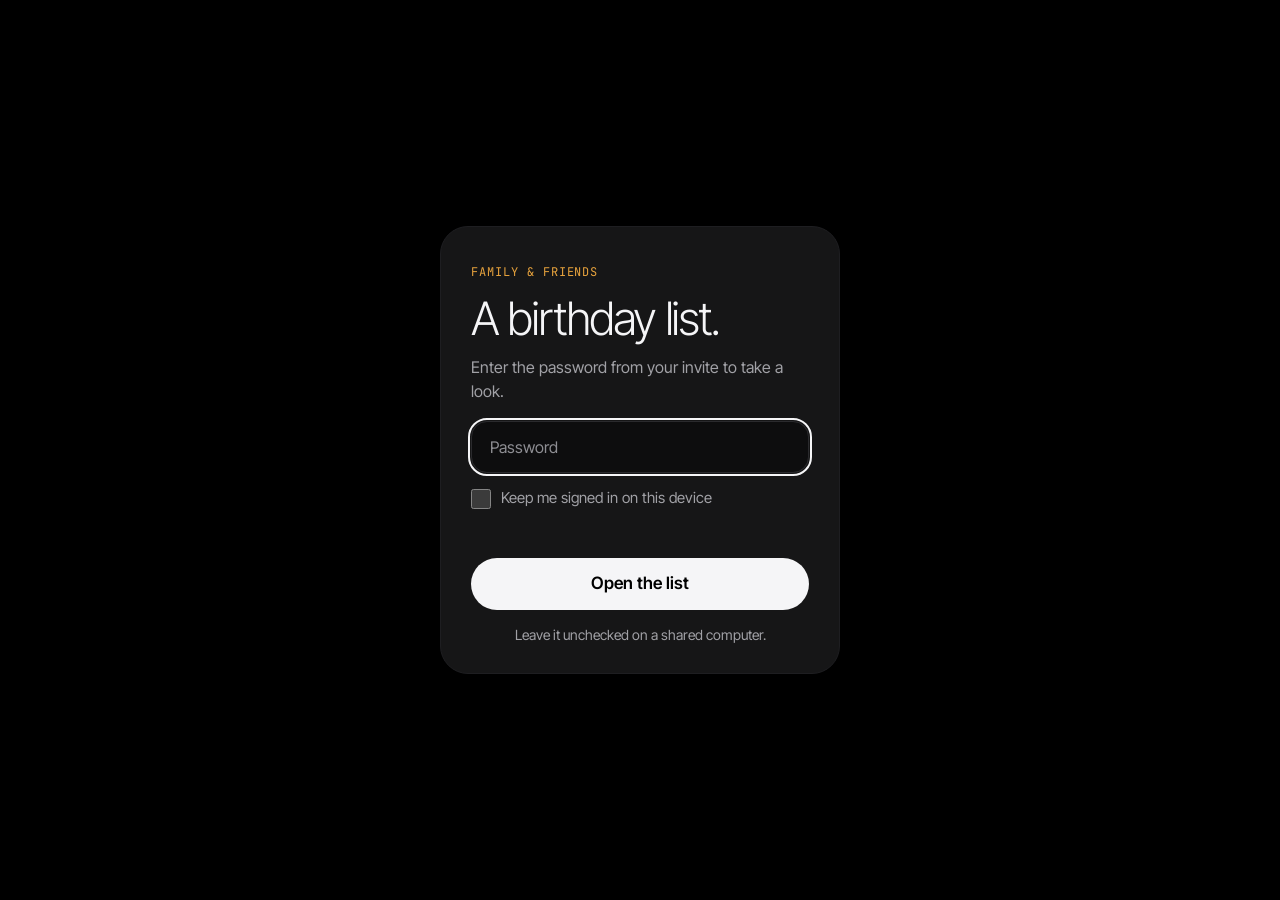
<file: site/index.html>
<!doctype html>
<html lang="en">
<head>
<meta charset="utf-8">
<meta name="viewport" content="width=device-width, initial-scale=1, viewport-fit=cover">
<title>Jacob's Birthday Wishlist</title>
<meta name="description" content="Gift ideas for Jacob's birthday on December 30.">
<meta name="robots" content="noindex,nofollow">
<meta name="color-scheme" content="dark">
<meta name="theme-color" content="#000000">
<meta property="og:type" content="website">
<meta property="og:title" content="Jacob's Birthday Wishlist">
<meta property="og:description" content="Gift ideas for Jacob's birthday on December 30.">
<meta name="twitter:card" content="summary">
<link rel="icon" href="data:image/svg+xml,%3Csvg xmlns='http://www.w3.org/2000/svg' viewBox='0 0 100 100'%3E%3Ctext y='.9em' font-size='90'%3E%F0%9F%8E%81%3C/text%3E%3C/svg%3E">
<link rel="preconnect" href="https://fonts.googleapis.com">
<link rel="preconnect" href="https://fonts.gstatic.com" crossorigin>
<link href="https://fonts.googleapis.com/css2?family=Inter+Tight:wght@300;400;500;600&family=JetBrains+Mono:wght@400;500&display=swap" rel="stylesheet">
<link rel="stylesheet" href="styles.css">
</head>
<body>

<noscript><p style="padding:24px;font-family:system-ui;color:#fff">This page needs JavaScript turned on.</p></noscript>

<!-- Password screen -->
<div id="gate" class="gate" hidden>
  <form id="gateForm" class="gate-card" autocomplete="off">
    <p class="mono amber">Family &amp; friends</p>
    <h1 class="gate-title">A birthday list.</h1>
    <p class="gate-sub">Enter the password from your invite to take a look.</p>
    <label class="sr-only" for="gatePw">Password</label>
    <input id="gatePw" type="password" placeholder="Password" autocapitalize="none" autocorrect="off" spellcheck="false" enterkeyhint="go">
    <label class="keep"><input type="checkbox" id="gateKeep"><span>Keep me signed in on this device</span></label>
    <p id="gateErr" class="gate-err" role="alert"></p>
    <button class="btn primary full" type="submit">Open the list</button>
    <p class="mini center">Leave it unchecked on a shared computer.</p>
  </form>
</div>

<!-- The site -->
<div id="app" hidden>
  <div id="preview" class="preview" hidden>Preview mode: claims only save on this device until Firebase is set up.</div>

  <header class="bar" id="bar">
    <div class="bar-in">
      <span class="brand" id="brand"></span>
      <nav class="filters" id="chips" aria-label="Filter items"></nav>
      <span class="count-pill mono" id="countdown"></span>
    </div>
  </header>

  <div class="strip" id="strip"></div>
  <div class="mine" id="mine" hidden></div>

  <main id="list" aria-live="polite"></main>

  <section class="note" id="note">
    <h2 id="noteTitle"></h2>
    <p id="noteText"></p>
    <dl class="facts" id="facts" hidden></dl>
  </section>

  <section class="about" id="about" hidden></section>

  <footer class="foot mono" id="foot"></footer>

  <!-- Details drawer: slides in from the right -->
  <div class="drawer" id="drawer" aria-hidden="true">
    <div class="scrim" id="scrim"></div>
    <aside class="dpanel" role="dialog" aria-modal="true" aria-labelledby="dTitle">
      <div class="dtop">
        <span class="mono amber" id="dEyebrow"></span>
        <button class="close" id="dClose" type="button" aria-label="Close details">
          <svg width="16" height="16" viewBox="0 0 16 16" aria-hidden="true"><path d="M3 3l10 10M13 3L3 13" stroke="currentColor" stroke-width="1.5" stroke-linecap="round" fill="none"/></svg>
        </button>
      </div>
      <div class="dscroll" id="dScroll"><div id="dBody"></div></div>
      <div class="dfoot" id="dFoot"></div>
    </aside>
  </div>

  <!-- Name prompt, asked once at the first claim -->
  <dialog id="nameDialog" class="dialog">
    <form method="dialog">
      <h3>Who's this from?</h3>
      <p class="mini">So the rest of the family can see who's getting what. Please use the same name every time, so your claims stay together. We'll remember it on this device.</p>
      <label class="sr-only" for="nameInput">Your name</label>
      <input id="nameInput" type="text" maxlength="40" placeholder="Your name" required autocomplete="given-name" enterkeyhint="done">
      <div class="dialog-actions">
        <button class="btn ghost small" value="cancel" formnovalidate>Cancel</button>
        <button class="btn primary small" value="ok">Continue</button>
      </div>
    </form>
  </dialog>

  <!-- How claiming works -->
  <dialog id="howDialog" class="dialog">
    <form method="dialog">
      <h3>How claiming works</h3>
      <p class="mini">Tap an item to see the details. Choose “I'll get this one” so nobody else buys it too. Bigger items can be split, so you can chip in any amount. Your name is asked once and remembered on this device. Other guests will see it next to what you claim, but Jacob won't: his view of this page never loads claims. Please always use the same name, so your claims stay together.</p>
      <div class="dialog-actions">
        <button class="btn primary small" value="ok">Got it</button>
      </div>
    </form>
  </dialog>

  <dialog id="mineDialog" class="dialog">
    <form method="dialog">
      <h3>Your claims</h3>
      <p class="mini" id="mineWho"></p>
      <ul class="mrows" id="mineRows"></ul>
      <div class="dialog-actions"><button class="btn primary small" value="ok">Done</button></div>
    </form>
  </dialog>

  <div class="toast" id="toast" role="status" aria-live="polite"></div>
</div>

<script src="config.js"></script>
<script src="items.js"></script>
<script src="app.js"></script>
</body>
</html>
</file>
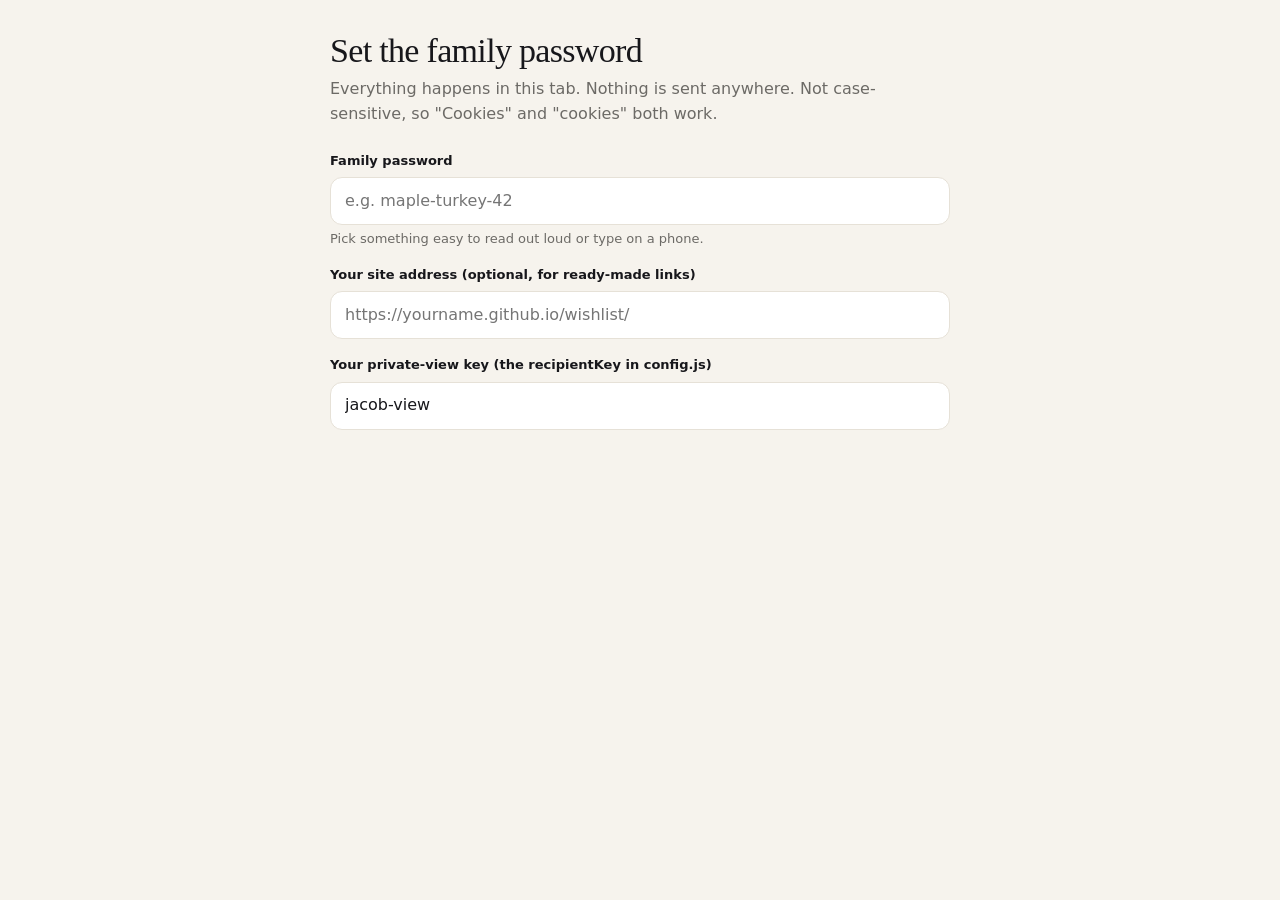
<file: tools/set-password.html>
<!doctype html>
<html lang="en">
<head>
<meta charset="utf-8">
<meta name="viewport" content="width=device-width, initial-scale=1">
<meta name="robots" content="noindex">
<title>Set the family password</title>
<style>
  :root{--bg:#f6f3ed;--surface:#fff;--ink:#17171b;--muted:#6c6a66;--line:#e6e1d7;--accent:#e4572e}
  @media(prefers-color-scheme:dark){:root{--bg:#101013;--surface:#18181d;--ink:#f3f0ea;--muted:#9d9aa3;--line:#2a2a31;--accent:#ff7a52}}
  *{box-sizing:border-box}
  body{margin:0;font:16px/1.55 system-ui,-apple-system,"Segoe UI",sans-serif;background:var(--bg);color:var(--ink);padding:32px 18px}
  main{max-width:620px;margin:0 auto}
  h1{font:500 34px/1.1 Georgia,serif;letter-spacing:-.02em;margin:0 0 8px}
  p.lead{color:var(--muted);margin:0 0 24px}
  label{display:block;font-size:13px;font-weight:600;margin:16px 0 6px}
  input{width:100%;min-height:48px;padding:0 14px;font:inherit;color:var(--ink);background:var(--surface);border:1px solid var(--line);border-radius:12px}
  small{display:block;color:var(--muted);margin-top:4px;font-size:13px}
  .out{margin-top:26px;display:none}
  .box{background:var(--surface);border:1px solid var(--line);border-radius:14px;padding:14px 16px;margin:8px 0 18px}
  .box code{display:block;word-break:break-all;font:13.5px/1.5 ui-monospace,Menlo,Consolas,monospace}
  h2{font-size:13px;letter-spacing:.1em;text-transform:uppercase;color:var(--muted);margin:0}
  button{margin-top:10px;min-height:38px;padding:0 14px;border-radius:10px;border:1px solid var(--line);background:transparent;color:var(--ink);font:inherit;font-weight:600;cursor:pointer}
</style>
</head>
<body>
<main>
  <h1>Set the family password</h1>
  <p class="lead">Everything happens in this tab. Nothing is sent anywhere. Not case-sensitive, so "Cookies" and "cookies" both work.</p>

  <label for="pw">Family password</label>
  <input id="pw" type="text" autocomplete="off" autocapitalize="none" spellcheck="false" placeholder="e.g. maple-turkey-42">
  <small>Pick something easy to read out loud or type on a phone.</small>

  <label for="url">Your site address (optional, for ready-made links)</label>
  <input id="url" type="url" placeholder="https://yourname.github.io/wishlist/">

  <label for="key">Your private-view key (the recipientKey in config.js)</label>
  <input id="key" type="text" value="jacob-view" autocomplete="off" autocapitalize="none" spellcheck="false">

  <div class="out" id="out">
    <h2>1. Paste this line into site/config.js (replace the passwordHash line)</h2>
    <div class="box"><code id="line"></code><button type="button" data-copy="line">Copy</button></div>

    <div id="links">
      <h2>2. Send this invite link to family and friends</h2>
      <div class="box"><code id="invite"></code><button type="button" data-copy="invite">Copy</button></div>
      <small>It has the password built in, so one tap opens the list. They can also just type the password.</small>

      <h2 style="margin-top:22px">3. Open this one yourself, once per device</h2>
      <div class="box"><code id="mine"></code><button type="button" data-copy="mine">Copy</button></div>
      <small>It switches on the view where claims are hidden from you. To switch it off on a device, open your site address with <b>?as=guest</b> on the end.</small>
    </div>
  </div>
</main>
<script>
const $ = id => document.getElementById(id);
async function sha256(t){const b=await crypto.subtle.digest("SHA-256",new TextEncoder().encode(t));return[...new Uint8Array(b)].map(x=>x.toString(16).padStart(2,"0")).join("")}
async function update(){
  const pw=$("pw").value.trim();
  $("out").style.display = pw ? "block" : "none";
  if(!pw) return;
  const h = await sha256("wishlist-v1:"+pw.toLowerCase());
  $("line").textContent = `passwordHash: "${h}",`;
  let url=$("url").value.trim();
  $("links").style.display = url ? "block" : "none";
  if(url){
    if(!url.endsWith("/")) url+="/";
    const key=encodeURIComponent($("key").value.trim()||"jacob-view");
    $("invite").textContent = `${url}#key=${encodeURIComponent(pw)}`;
    $("mine").textContent = `${url}?as=${key}#key=${encodeURIComponent(pw)}`;
  }
}
["pw","url","key"].forEach(id=>$(id).addEventListener("input",update));
document.addEventListener("click",e=>{
  const b=e.target.closest("[data-copy]"); if(!b) return;
  navigator.clipboard.writeText($(b.dataset.copy).textContent).then(()=>{const o=b.textContent;b.textContent="Copied";setTimeout(()=>b.textContent=o,1200)});
});
update();
</script>
</body>
</html>
</file>
<file: site/styles.css>
/* Jacob's wishlist: dark showroom. Two blacks, light headlines, mono labels, one amber accent. */
:root{
  --bg:#000; --surface:#161617; --surface2:#0D0D0E;
  --ink:#F5F5F7; --muted:#A1A1A6; --faint:#8E8E93;
  --line:#2A2A2D; --hair:#1E1E21;
  --amber:#E8A33D; --ok:#6FD1A0; --bad:#FF8A80; --plate:#F5F5F7;
  --sans:"Inter Tight",system-ui,-apple-system,"Segoe UI",Roboto,sans-serif;
  --mono:"JetBrains Mono",ui-monospace,Menlo,Consolas,monospace;
  --ease:cubic-bezier(.16,1,.3,1);
}
*{box-sizing:border-box;margin:0;padding:0}
[hidden]{display:none!important}
html{color-scheme:dark;-webkit-text-size-adjust:100%}
body{background:var(--bg);color:var(--ink);font-family:var(--sans);font-size:16px;line-height:1.5;-webkit-font-smoothing:antialiased;min-height:100dvh}
body.lock{overflow:hidden}
a{color:inherit}
button{font:inherit;color:inherit}
img{display:block}
.sr-only{position:absolute;width:1px;height:1px;overflow:hidden;clip:rect(0 0 0 0);white-space:nowrap}
:focus-visible{outline:2px solid var(--ink);outline-offset:3px;border-radius:6px}
.mono{font-family:var(--mono);font-size:12px;letter-spacing:.08em;text-transform:uppercase;color:var(--muted)}
.mono.amber,.amber{color:var(--amber)}
.mini{font-size:14px;line-height:1.5;color:var(--muted)}
.mini.center{text-align:center}
.mini.warn{color:var(--amber)}

/* buttons */
.btn{display:inline-flex;align-items:center;justify-content:center;gap:8px;min-height:52px;padding:0 30px;border-radius:999px;border:1px solid transparent;font:600 17px/1 var(--sans);cursor:pointer;text-decoration:none;transition:background .25s,border-color .25s,transform .15s,opacity .25s}
.btn:active{transform:scale(.98)}
.btn.primary{background:var(--ink);color:#000}
.btn.primary:hover{opacity:.88}
.btn.ghost{background:transparent;border-color:var(--ink);color:var(--ink)}
.btn.ghost:hover{background:rgba(255,255,255,.08)}
.btn.small{min-height:44px;padding:0 22px;font-size:15px}
.btn.full{width:100%}
.btn:disabled{opacity:.4;cursor:not-allowed}
.linkbtn{background:none;border:0;padding:0;text-decoration:underline;text-underline-offset:3px;cursor:pointer;font-size:inherit;color:inherit}
.more{display:inline-flex;align-items:center;min-height:44px;color:var(--ink);text-decoration:none;font-size:18px}
.more:hover{text-decoration:underline;text-underline-offset:4px}

/* password screen */
.gate{min-height:100dvh;display:grid;place-items:center;padding:24px}
.gate-card{width:100%;max-width:400px;background:var(--surface);border:1px solid var(--hair);border-radius:28px;padding:36px 30px 28px;display:flex;flex-direction:column;gap:14px}
.gate-card.shake{animation:shake .35s}
@keyframes shake{25%{transform:translateX(-7px)}75%{transform:translateX(7px)}}
.gate-title{font-weight:300;font-size:46px;line-height:1;letter-spacing:-.05em}
.gate-sub{color:var(--muted);font-size:16px;margin-bottom:4px}
.gate-err{min-height:20px;font-size:14px;color:var(--bad)}
input[type=text],input[type=password]{width:100%;min-height:52px;padding:0 18px;font:inherit;font-size:16px;color:var(--ink);background:var(--surface2);border:1px solid var(--line);border-radius:16px}
input::placeholder{color:var(--faint)}
input:focus-visible{outline:2px solid var(--ink);outline-offset:1px}

/* ribbon, glass bar, strip */
.preview{background:var(--ink);color:#000;font-size:13.5px;text-align:center;padding:8px 14px}
.bar{position:sticky;top:0;z-index:40;background:rgba(0,0,0,.6);-webkit-backdrop-filter:blur(24px) saturate(180%);backdrop-filter:blur(24px) saturate(180%);border-bottom:1px solid rgba(255,255,255,.08)}
.bar-in{max-width:1440px;margin:0 auto;min-height:56px;display:flex;align-items:center;justify-content:space-between;gap:12px;padding:0 40px}
.brand{font-size:17px;font-weight:500;letter-spacing:-.01em;white-space:nowrap}
.filters{display:flex;gap:6px}
.pill-btn{min-height:44px;padding:0 16px;border-radius:999px;border:0;background:transparent;color:var(--muted);font-size:13.5px;cursor:pointer;white-space:nowrap;transition:background .3s,color .3s}
.pill-btn:hover{color:var(--ink)}
.pill-btn[aria-pressed=true]{background:rgba(255,255,255,.14);color:var(--ink)}
.count-pill{border:1px solid rgba(255,255,255,.14);border-radius:999px;padding:8px 14px;white-space:nowrap}
.strip{background:var(--surface);text-align:center;padding:13px 20px;font-size:14px;color:var(--muted)}
.strip .linkbtn{color:var(--ink)}

/* hero */
.hero{max-width:1280px;margin:0 auto;display:grid;grid-template-columns:minmax(0,1.1fr) minmax(0,1fr);gap:24px;align-items:center;padding:56px 72px 48px}
.eyebrow{margin-bottom:20px}
.display{font-weight:300;font-size:clamp(56px,9.5vw,120px);line-height:.95;letter-spacing:-.055em}
.display.md{font-size:clamp(46px,6.5vw,80px);line-height:1;letter-spacing:-.05em}
.display.sm{font-size:clamp(34px,4vw,44px);line-height:1.05;letter-spacing:-.04em}
.lede{margin-top:26px;font-size:clamp(17px,2vw,21px);line-height:1.45;color:var(--muted);max-width:440px}
.sub{margin-top:14px;font-size:clamp(18px,2.2vw,24px);line-height:1.3;color:var(--muted)}
.actions{display:flex;align-items:center;flex-wrap:wrap;gap:6px 26px;margin-top:30px}
.actions.center{justify-content:center}
.price{font-size:28px;letter-spacing:-.02em;font-variant-numeric:tabular-nums}
.hero-art{display:grid;place-items:center;text-decoration:none}

/* product plates (light, because store photos have white backgrounds) */
.plate{background:var(--plate);border-radius:28px;display:grid;place-items:center;overflow:hidden;position:relative}
.plate img{max-width:86%;max-height:86%;object-fit:contain}
.hero-art .plate{width:min(100%,480px);aspect-ratio:1}
.ph{font-size:72px;font-weight:300;color:var(--faint);letter-spacing:-.05em}
.ph.big{font-size:110px}

/* progress + avatars */
.progress{margin-top:30px;max-width:440px;width:100%}
.module .progress,.tile .progress{margin:22px auto 0}
.bar-track{height:3px;background:var(--line);border-radius:2px;overflow:hidden}
.bar-track i{display:block;height:100%;background:var(--ink);border-radius:2px;transition:width .6s var(--ease)}
.prow{display:flex;align-items:center;justify-content:space-between;gap:16px;margin-top:10px;min-height:30px}
.avatars{display:flex;--ring:var(--surface)}
.hero .avatars{--ring:#000}
.dpanel .avatars{--ring:#1b1b1c}
.av{box-sizing:border-box;width:30px;height:30px;margin-left:-9px;border-radius:50%;border:2px solid var(--ring);display:grid;place-items:center;font-size:12px;font-weight:600;color:var(--ink)}
.av:first-child{margin-left:0}
.av.more{background:var(--surface2)!important;border-color:var(--line);color:var(--muted);font-weight:500;font-size:11px}

/* claimed indicator + ghosted state */
.claimed{display:inline-flex;align-items:center;gap:8px;margin-top:22px;padding:8px 16px 8px 12px;border:1px solid var(--line);border-radius:999px;background:var(--surface2);font-size:15px;font-weight:500;color:var(--ink)}
.is-taken .display,.is-taken .sub,.is-taken .lede,.is-taken .price{color:var(--faint)}
.is-taken .art{opacity:.6}
.is-taken .eyebrow{color:var(--muted)}

/* modules + tiles */
.modules,.tiles{margin-left:12px;margin-right:12px}
.modules{display:grid;gap:12px}
.hero + .modules,.hero + .tiles,.modules + .tiles{margin-top:12px}
#list > .tiles:first-child{margin-top:20px}
.module{background:var(--surface);text-align:center;padding:72px 24px 48px;display:flex;flex-direction:column;align-items:center}
.module-art{display:block;width:min(100%,680px);margin-top:44px;text-decoration:none}
.module-art .plate{aspect-ratio:16/9}
.tiles{display:grid;grid-template-columns:repeat(2,minmax(0,1fr));gap:12px}
.tile{background:var(--surface);text-align:center;padding:56px 24px 44px;display:flex;flex-direction:column;align-items:center}
.tile:last-child:nth-child(odd){grid-column:1/-1}
.tile .sub{font-size:clamp(17px,2vw,20px)}
.tile .actions{margin-top:22px}
.tile-art{display:block;width:min(100%,440px);margin-top:36px;text-decoration:none}
.tile-art .plate{aspect-ratio:16/10}
.tile .note-line{margin-top:12px;font-size:14px;color:var(--muted)}
.empty{text-align:center;color:var(--muted);padding:80px 24px}

/* motion */
.art{transition:transform .7s var(--ease)}
@media (hover:hover){.hov:hover .art{transform:translateY(-8px) scale(1.03)}}
.fade{animation:fadeUp .7s var(--ease) both;animation-delay:calc(var(--i,0) * 80ms)}
@keyframes fadeUp{from{opacity:0;transform:translateY(14px)}to{opacity:1;transform:none}}

/* closing note, facts, footer */
.note{text-align:center;padding:clamp(72px,12vw,130px) 24px clamp(56px,9vw,100px)}
.note h2{font-weight:300;font-size:clamp(38px,6vw,64px);line-height:1.05;letter-spacing:-.05em}
.note p{max-width:640px;margin:22px auto 0;font-size:clamp(17px,2vw,21px);line-height:1.45;color:var(--muted)}
.facts{display:flex;flex-wrap:wrap;gap:14px 44px;justify-content:center;margin-top:38px}
.facts div{display:flex;flex-direction:column;gap:4px}
.facts dd{font-size:18px}
.about{max-width:1100px;margin:0 auto;padding:0 24px 60px}
.about-grid{display:grid;grid-template-columns:repeat(auto-fill,minmax(240px,1fr));gap:12px}
.about-grid div{background:var(--surface);border-radius:20px;padding:20px 22px}
.about-grid h4{margin-bottom:6px}
.foot{display:flex;flex-wrap:wrap;justify-content:space-between;gap:12px 24px;margin:0 40px;padding:24px 0 calc(40px + env(safe-area-inset-bottom));border-top:1px solid var(--hair)}

/* details drawer */
.drawer{position:fixed;inset:0;z-index:90;visibility:hidden;pointer-events:none;transition:visibility 0s linear .55s}
.drawer.open{visibility:visible;pointer-events:auto;transition-delay:0s}
.scrim{position:absolute;inset:0;background:rgba(0,0,0,.62);opacity:0;transition:opacity .4s}
.drawer.open .scrim{opacity:1}
.dpanel{position:absolute;top:0;right:0;bottom:0;width:min(520px,100vw);display:flex;flex-direction:column;background:rgba(22,22,23,.88);-webkit-backdrop-filter:blur(30px) saturate(180%);backdrop-filter:blur(30px) saturate(180%);border-left:1px solid rgba(255,255,255,.08);box-shadow:-24px 0 60px rgba(0,0,0,.5);transform:translateX(100%);transition:transform .55s var(--ease)}
.drawer.open .dpanel{transform:none}
.dtop{display:flex;justify-content:space-between;align-items:center;gap:12px;padding:20px 24px 0}
.close{width:44px;height:44px;border-radius:50%;border:1px solid var(--line);background:transparent;display:grid;place-items:center;cursor:pointer;flex:none}
.close:hover{background:rgba(255,255,255,.08)}
.dscroll{flex:1;overflow-y:auto;overscroll-behavior:contain;padding:16px 24px 28px}
.dfoot{display:flex;gap:12px;padding:16px 24px calc(20px + env(safe-area-inset-bottom));border-top:1px solid var(--line);background:rgba(22,22,23,.92)}
.dfoot:empty{display:none}
.dfoot .btn{flex:1;min-height:52px;padding:0 14px;font-size:16px;text-align:center}

.stage{position:relative;aspect-ratio:4/3;background:var(--plate);border-radius:24px;overflow:hidden;display:grid;place-items:center}
.slides{display:flex;width:100%;height:100%;overflow-x:auto;scroll-snap-type:x mandatory;scrollbar-width:none}
.slides::-webkit-scrollbar{display:none}
.slide{flex:0 0 100%;height:100%;scroll-snap-align:center;display:grid;place-items:center;padding:14px}
.slide img{max-width:100%;max-height:100%;object-fit:contain}
.nav{position:absolute;top:50%;transform:translateY(-50%);width:40px;height:40px;border-radius:50%;border:0;background:rgba(0,0,0,.7);color:#fff;font-size:22px;cursor:pointer;display:none;place-items:center;padding-bottom:3px}
@media (hover:hover){.nav{display:grid}}
.nav:disabled{opacity:.25;cursor:default}
.nav.prev{left:10px}.nav.next{right:10px}
.count{position:absolute;right:14px;bottom:12px;background:rgba(0,0,0,.7);color:#fff;padding:3px 10px;border-radius:99px;font-variant-numeric:tabular-nums}
.thumbs{display:flex;gap:10px;margin-top:12px;flex-wrap:wrap}
.thumbs button{width:84px;height:76px;border-radius:16px;background:var(--plate);border:1px solid var(--line);padding:6px;cursor:pointer;opacity:.6;overflow:hidden;transition:opacity .25s}
.thumbs button:hover{opacity:.9}
.thumbs button.on{opacity:1;border:1.5px solid var(--ink)}
.thumbs img{width:100%;height:100%;object-fit:contain}
.dtitle{margin-top:26px;font-weight:300;font-size:clamp(30px,5vw,40px);line-height:1.05;letter-spacing:-.045em}
.dprice{display:flex;align-items:center;gap:14px;margin-top:10px;font-size:26px;letter-spacing:-.02em;font-variant-numeric:tabular-nums}
.tag{font-family:var(--mono);font-size:11px;letter-spacing:.08em;text-transform:uppercase;color:var(--amber);border:1px solid rgba(232,163,61,.4);border-radius:99px;padding:3px 10px}
.dsec{margin-top:30px}
.dsec .label{margin-bottom:8px;display:block}
.dsec p{color:var(--ink);white-space:pre-line}
.dsec h5{font-size:13px;font-weight:600;margin:14px 0 2px}
.dsec h5.ok{color:var(--ok)}.dsec h5.no{color:var(--bad)}
.rows{border-bottom:1px solid var(--line)}
.rows > *{display:flex;justify-content:space-between;align-items:center;gap:16px;padding:13px 0;border-top:1px solid var(--line);font-size:16px;text-decoration:none;color:var(--ink)}
.rows dt{color:var(--muted)}
.rows dd{text-align:right}
.rows a:hover .rname{text-decoration:underline;text-underline-offset:3px}
.lowest{margin-left:8px;font-family:var(--mono);font-size:11px;letter-spacing:.08em;color:var(--amber)}
.rprice{font-variant-numeric:tabular-nums}
.dnote{margin-top:12px;font-size:14.5px;color:var(--muted)}

.claim{margin-top:22px;background:var(--surface2);border:1px solid var(--line);border-radius:20px;padding:18px;display:flex;flex-direction:column;gap:12px}
.claim.taken{border-color:rgba(111,209,160,.35)}
.claim .who{font-size:17px}
.claim .label{font-family:var(--mono);font-size:12px;letter-spacing:.08em;text-transform:uppercase;color:var(--muted)}
.claim .or{text-align:center;font-size:13px;color:var(--muted)}
.amt-chips{display:flex;gap:8px;flex-wrap:wrap}
.amt-chips button{min-height:44px;padding:0 16px;border-radius:999px;border:1px solid var(--line);background:transparent;font-weight:500;cursor:pointer;font-size:15px}
.amt-chips button:hover{border-color:var(--muted)}
.amt-chips button.on{background:var(--ink);border-color:var(--ink);color:#000}
.amt-row{display:flex;gap:8px}
.amt-row input{flex:1;min-width:0}
.amt-row .btn{flex:none}
.givers{list-style:none;display:flex;flex-direction:column;gap:8px;font-size:15px}
.givers li{display:flex;align-items:center;gap:10px}
.givers li span{flex:1}
.givers b{font-variant-numeric:tabular-nums;font-weight:500}
.givers .x{background:none;border:0;color:var(--muted);text-decoration:underline;text-underline-offset:3px;font-size:13px;cursor:pointer;min-height:32px}
.pledgers{display:flex;align-items:center;gap:12px;margin-top:14px;font-size:15px;color:var(--muted)}

/* dialogs, toast */
.dialog{margin:auto;width:min(400px,calc(100vw - 32px));border:1px solid var(--line);border-radius:26px;padding:28px;background:var(--surface);color:var(--ink);box-shadow:0 24px 70px rgba(0,0,0,.6)}
.dialog::backdrop{background:rgba(0,0,0,.6)}
.dialog h3{font-weight:300;font-size:30px;letter-spacing:-.04em;margin-bottom:8px}
.dialog input{margin:16px 0 18px}
.dialog-actions{display:flex;gap:10px;justify-content:flex-end;margin-top:18px}
.dialog input + .dialog-actions{margin-top:0}
.toast{position:fixed;left:50%;bottom:calc(24px + env(safe-area-inset-bottom));transform:translate(-50%,30px);opacity:0;pointer-events:none;z-index:120;display:flex;align-items:center;gap:14px;background:rgba(40,40,43,.92);-webkit-backdrop-filter:blur(20px);backdrop-filter:blur(20px);border:1px solid rgba(255,255,255,.1);color:var(--ink);font-size:15px;font-weight:500;padding:12px 20px;border-radius:99px;max-width:calc(100vw - 32px);transition:opacity .3s,transform .3s var(--ease)}
.toast.show{opacity:1;transform:translate(-50%,0);pointer-events:auto}
.toast button{background:none;border:0;color:var(--amber);font-weight:600;cursor:pointer;padding:6px 4px;min-height:32px}

/* phones */
@media (max-width:900px){
  .hero{grid-template-columns:1fr;padding:34px 22px 30px;gap:30px}
  .hero-art .plate{width:min(100%,380px)}
  .foot{margin:0 22px}
}
@media (max-width:760px){
  .bar-in{flex-wrap:wrap;padding:0 16px;min-height:0}
  .brand{padding:14px 0 4px}
  .count-pill{margin-top:8px}
  .filters{order:3;width:100%;overflow-x:auto;scrollbar-width:none;padding:2px 0 8px}
  .filters::-webkit-scrollbar{display:none}
  .hide-sm{display:none}
  .tiles{grid-template-columns:1fr}
  .module{padding:52px 20px 36px}
  .tile{padding:44px 20px 36px}
  .actions{gap:4px 22px}
  .price{font-size:24px}
}

@media (prefers-reduced-motion:reduce){
  *{animation:none!important;transition:none!important;scroll-behavior:auto!important}
  .hov:hover .art{transform:none!important}
}

@media print{
  body{background:#fff;color:#000}
  .preview,.bar,.strip,.drawer,.dialog,.toast,.actions,.more{display:none!important}
  .hero,.module,.tile{background:#fff;color:#000;break-inside:avoid}
  .display,.sub,.lede{color:#000!important}
}

/* Photos: white backgrounds melt into the light plate. "fill" (items.js) crops in so a small product is not lost in a wide photo. */
.plate img,.slide img,.thumbs img{mix-blend-mode:multiply}
.plate img.fill,.slide img.fill,.thumbs img.fill{width:100%;height:100%;max-width:none;max-height:none;object-fit:cover;transform:scale(var(--z,1))}
.slide:has(img.fill){padding:0}
.thumbs button:has(img.fill){padding:0}
.stage.wide{aspect-ratio:16/9}
@media (max-width:760px){.stage.wide{aspect-ratio:4/3}}

/* Uncropped photos (any shape): always shown whole, centered, with a little breathing room. */
.plate img:not(.fill){position:absolute;inset:0;width:100%;height:100%;max-width:none;max-height:none;object-fit:contain;padding:7%;box-sizing:border-box}
.slide img:not(.fill){width:100%;height:100%;max-width:none;max-height:none;object-fit:contain}

/* Details gallery: the slides fill the frame exactly, so a photo can never be taller than it. */
.stage .slides{position:absolute;inset:0;height:auto}
.slide{position:relative}
.slide img:not(.fill){position:absolute;inset:0;padding:14px;box-sizing:border-box}

.keep{display:flex;align-items:center;gap:10px;font-size:15px;color:var(--muted);cursor:pointer}
.keep input{width:20px;height:20px;accent-color:#F5F5F7;flex:none}

/* Details: clearer "fine instead / avoid" markers (not color alone) */
.dsec h5.ok::before{content:"\2713\00a0\00a0"}
.dsec h5.no::before{content:"\2715\00a0\00a0"}
.dsec h5.ok,.dsec h5.no{font-size:14px}
/* Hero: give the headline room so a model name like "iPhone 18 Pro" stays on one line at the same size */
.hero{grid-template-columns:minmax(0,1fr) minmax(220px,.5fr)}
@media (max-width:1000px){.hero{grid-template-columns:1fr}}

/* Wide screens: a taller, poster-like hero, and compact side-by-side full-width sections (they alternate sides). */
.mod-text{display:flex;flex-direction:column;align-items:center}
@media (min-width:1001px){
  .hero{min-height:clamp(560px,72vh,720px);padding-top:72px;padding-bottom:72px}
  .module{display:grid;grid-template-columns:minmax(0,1fr) minmax(0,.62fr);gap:40px;align-items:center;text-align:left;padding:56px 56px}
  .module .mod-text{align-items:flex-start}
  .module .actions.center{justify-content:flex-start}
  .module .progress{margin:22px 0 0}
  .module .display.md{text-wrap:balance}
  .module-art{width:100%;max-width:520px;justify-self:center;margin-top:0}
  .module-art .plate{aspect-ratio:16/10}
  .modules .module:nth-child(even){grid-template-columns:minmax(0,.62fr) minmax(0,1fr)}
  .modules .module:nth-child(even) .module-art{order:-1}
}
@media (min-width:1400px){
  .hero{max-width:1480px;grid-template-columns:minmax(0,1fr) minmax(0,560px)}
  .hero-art .plate{width:min(100%,560px)}
}

/* A lone last tile spans the full row: lay it out compactly side by side so it never outgrows the sections above it. */
@media (min-width:761px){
  .tile:last-child:nth-child(odd){display:grid;grid-template-columns:minmax(0,1fr) minmax(0,.62fr);gap:40px;align-items:center;text-align:left;padding:48px 56px}
  .tile:last-child:nth-child(odd) .mod-text{align-items:flex-start}
  .tile:last-child:nth-child(odd) .actions.center{justify-content:flex-start}
  .tile:last-child:nth-child(odd) .progress{margin:22px 0 0}
  .tile:last-child:nth-child(odd) .tile-art{width:100%;max-width:400px;justify-self:center;margin-top:0}
}

/* Phones: auto-hiding bar, price above the buttons */
.bar{transition:transform .3s var(--ease),background .3s}
@media (max-width:760px){
  .bar.away{transform:translateY(-100%)}
  .hero .actions .price{order:-1;flex-basis:100%;margin-bottom:2px}
}
/* "How claiming works": bigger tap area without changing how it looks */
.strip .linkbtn{display:inline-block;padding:12px 8px;margin:-12px -8px}

.filters.fade-r{-webkit-mask-image:linear-gradient(to right,#000 calc(100% - 44px),transparent);mask-image:linear-gradient(to right,#000 calc(100% - 44px),transparent)}
.filters.fade-l{-webkit-mask-image:linear-gradient(to right,transparent,#000 44px);mask-image:linear-gradient(to right,transparent,#000 44px)}
.filters.fade-l.fade-r{-webkit-mask-image:linear-gradient(to right,transparent,#000 44px,#000 calc(100% - 44px),transparent);mask-image:linear-gradient(to right,transparent,#000 44px,#000 calc(100% - 44px),transparent)}

/* Your claims */
.mine{background:var(--surface2);border-bottom:1px solid var(--hair);text-align:center;padding:10px 20px;font-size:14px;color:var(--ink)}
.mine .linkbtn{color:var(--amber);display:inline-block;padding:12px 8px;margin:-12px -4px}
.mrows{list-style:none;margin:14px 0 0;padding:0}
.mrows li{display:flex;align-items:center;gap:10px;border-top:1px solid var(--hair);padding:8px 0}
.mrows li.empty{color:var(--muted);justify-content:center}
.mrows a{flex:1;display:flex;justify-content:space-between;gap:12px;color:var(--ink);text-decoration:none;padding:6px 0}
.mrows b{font-weight:400;color:var(--muted)}
.mrows .x{background:none;border:1px solid var(--line);color:var(--muted);border-radius:999px;padding:6px 12px;font:inherit;font-size:13px;cursor:pointer}
</file>
